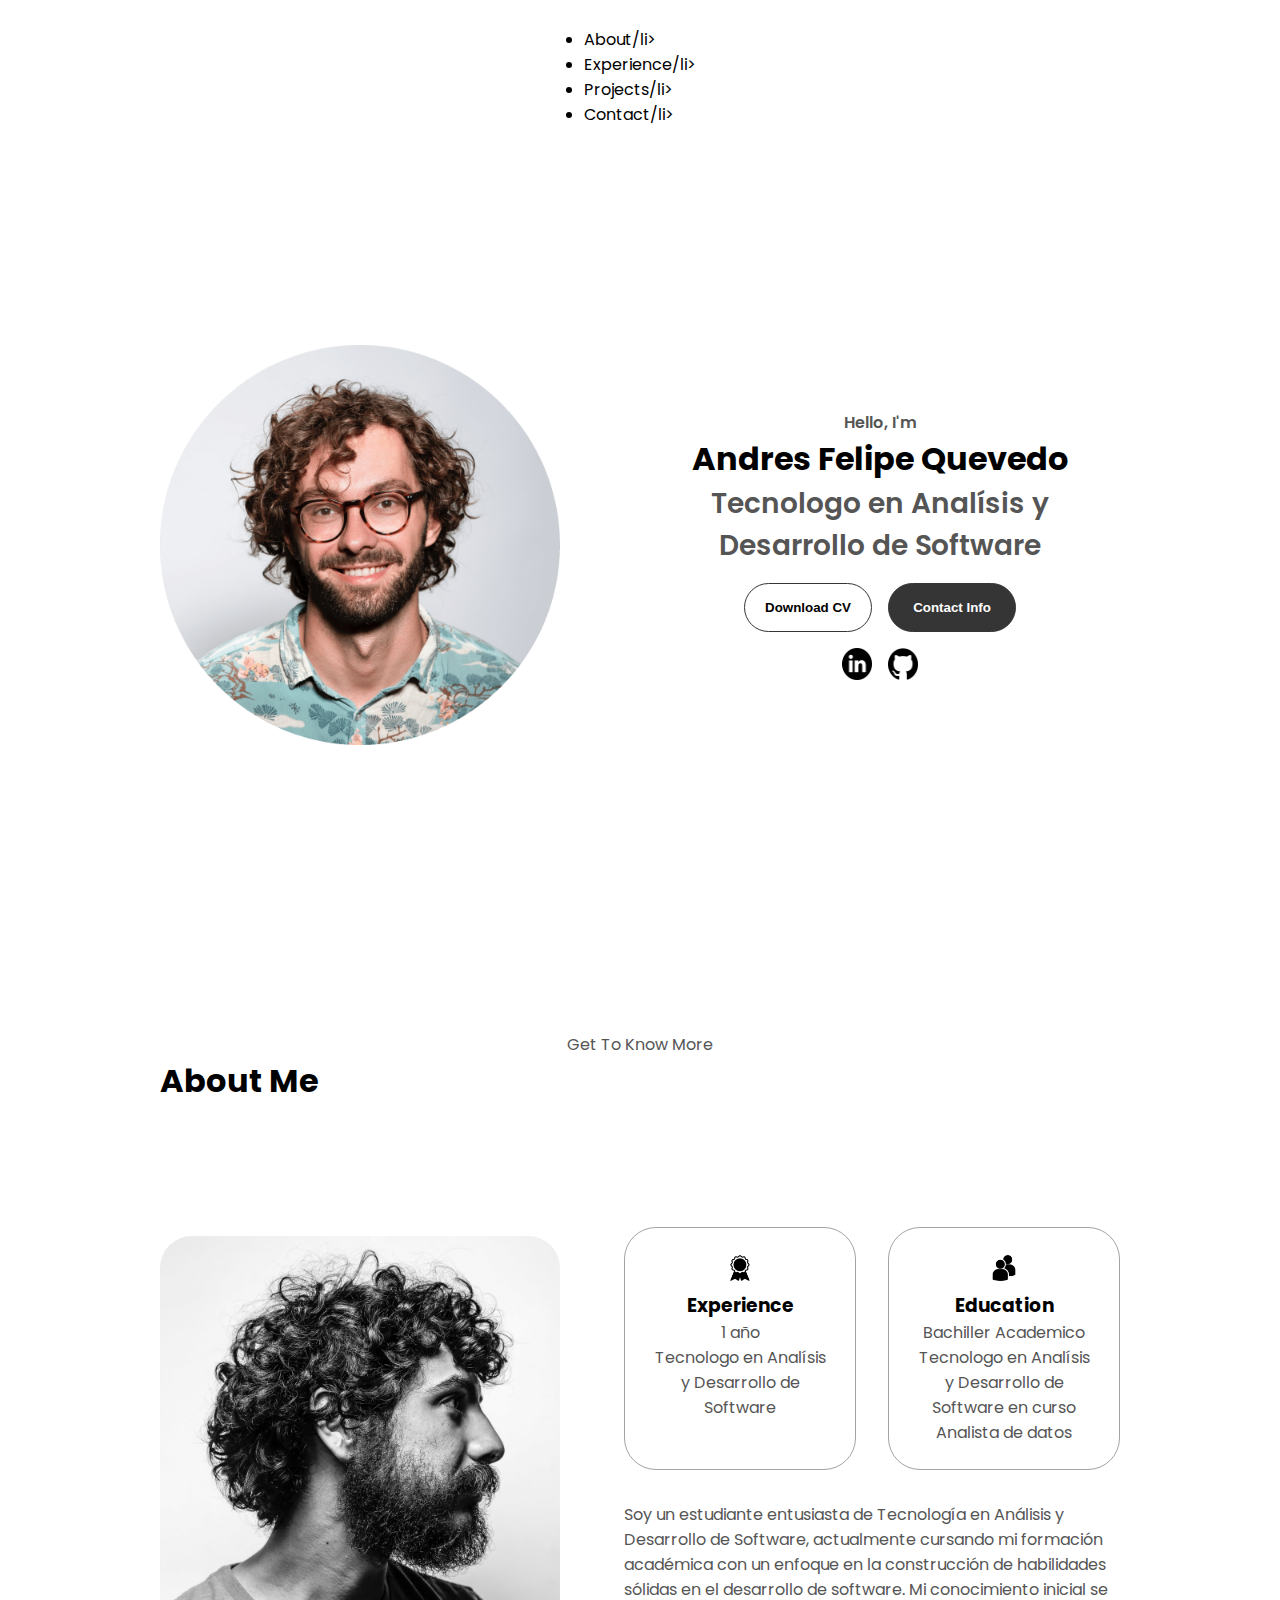
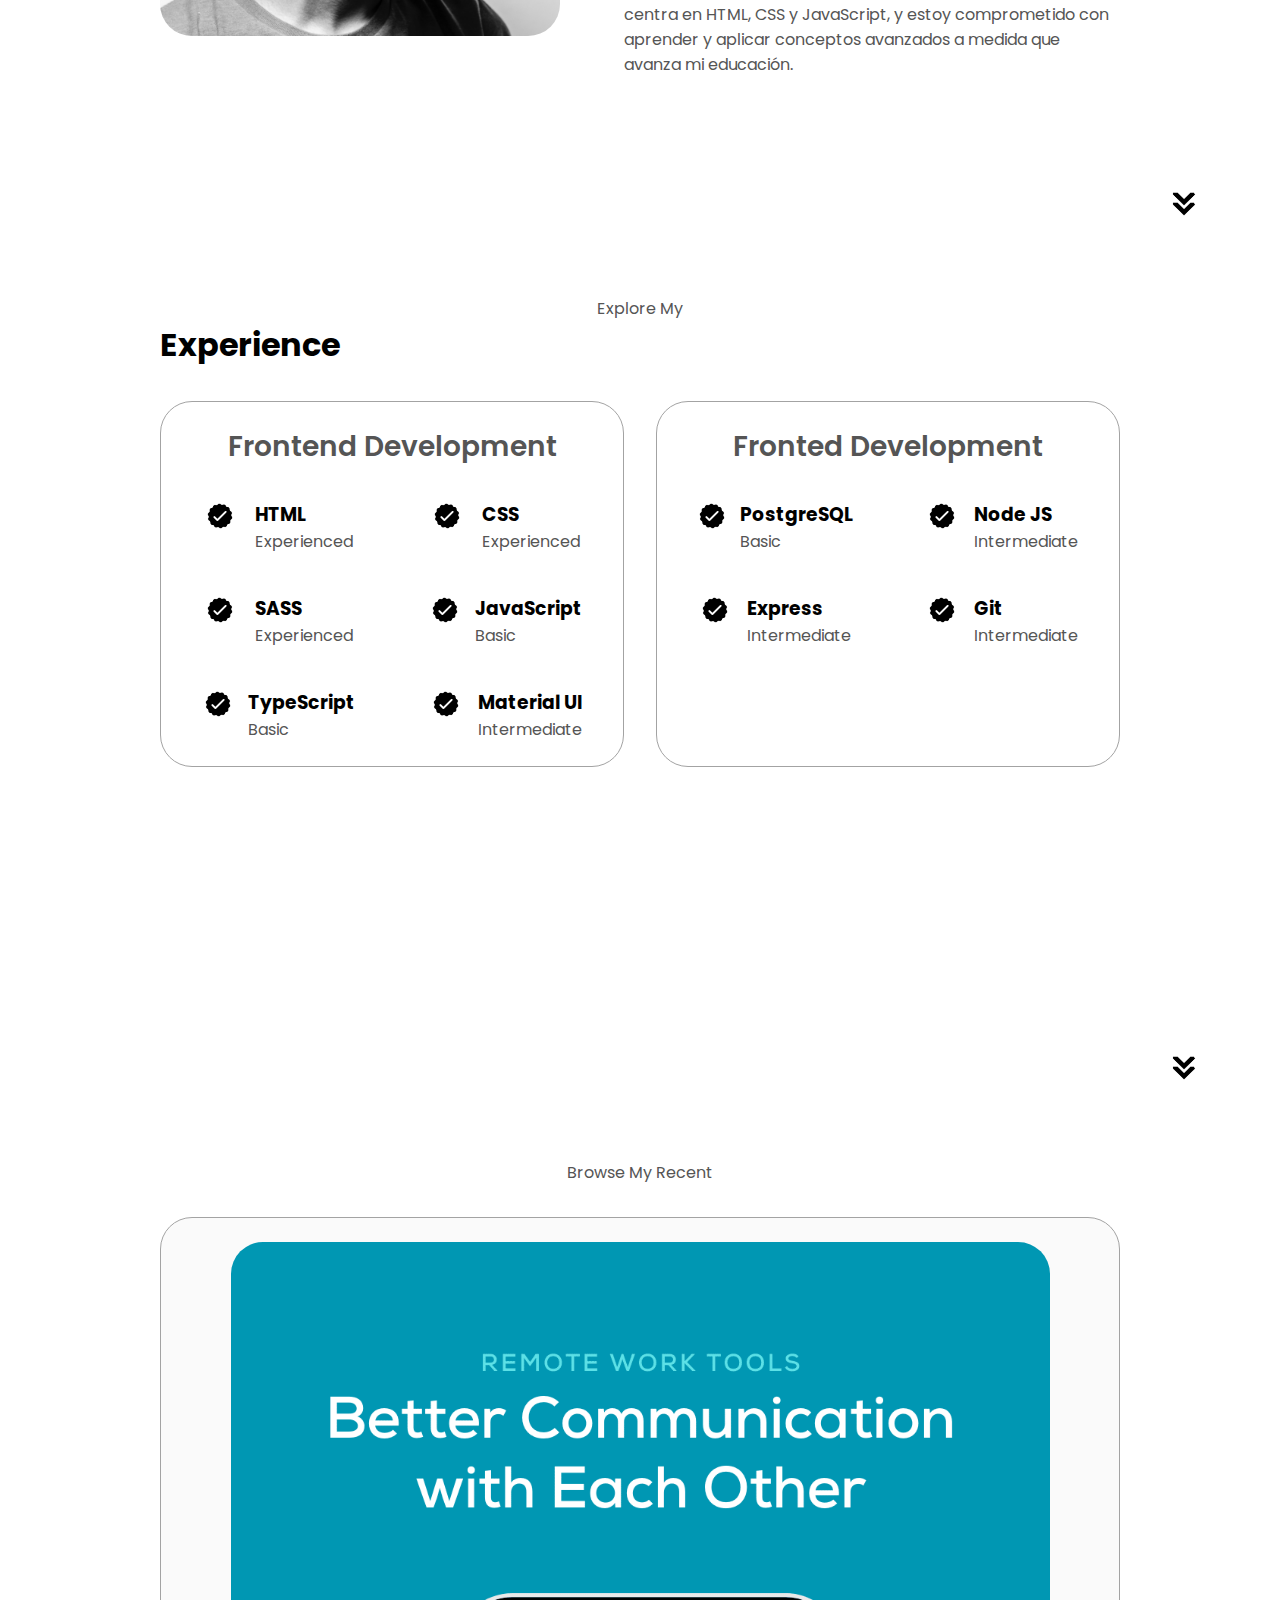
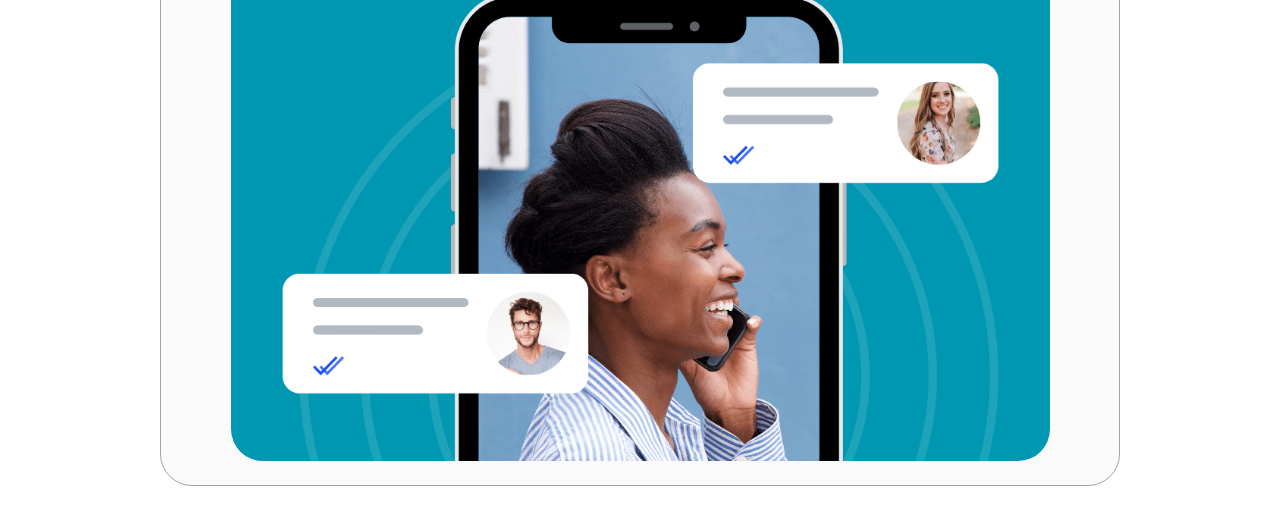
<file: index1.html>
<!DOCTYPE html>
<html lang="en">
<head>
    <meta charset="UTF-8">
    <meta http-equiv="X-UA-Compatible" content="IE-edge"/>
    <meta name="viewport" content="width=device-width, initial-scale=1.0">
    <title>My portafolio</title>
    <link rel="stylesheet" href="style.css">
    <link rel="stylesheet" href="mediaqueries.css">
</head>
<body>
    <nav id="desktop-nav">
        <div>
            <ul>
                <li><a href="#about">About</a>/li>
                <li><a href="#experience">Experience</a>/li>
                <li><a href="#projects">Projects</a>/li>
                <li><a href="#contact">Contact</a>/li>
            </ul>
        </div>
    </nav>
    <nav id="hamburger-nav">
        <div class="logo">Andres Quevedo</div>
        <div class="hamburger-menu">
            <div class="hamburger-icon" onclick="toggleMenu()">
                <span></span>
                <span></span>
                <span></span>
            </div>
            <div class="menu-links">
                <li><a href="#about" onclick="toggleMenu()">About</a></li>
                <li><a href="#experience" onclick="toggleMenu()">Experience</a></li>
                <li><a href="#projects" onclick="toggleMenu()">Projects</a></li>
                <li><a href="#contact" onclick="toggleMenu()">Contact</a></li>
            </div>
        </div>
    </nav>
    <section id="profile">
        <div class="section_pic-container">
            <img src="/assets/profile-pic.png" alt="Andres Quevedo profile picture"/>
        </div>
        <div class="section_text">
            <p class="section_text_p1">Hello, I'm</p>
            <h1 class="tittle">Andres Felipe Quevedo</h1>
            <p class="section_text_p2">Tecnologo en Analísis y Desarrollo de Software</p>
            <div class="btn-container">
                <button
                    class="btn btn-color-2"
                    onclick="window.open('./assets/resume-example.pdf')"
                >
                    Download CV
                </button>
                <button class="btn btn-color-1" onclick="location.href='./#contact'">
                    Contact Info
                </button>
            </div>
            <div id="socials-container">
                <img 
                    src="./assets/linkedin.png" 
                    alt="Mi perfil linkedin" width="30px" height="30px"
                    class="icon"
                    onclick="location.href='https://www.linkedin.com/in/andres-quevedo-a85122286/'"
                />
                <img 
                    src="./assets/github.png" 
                    alt="Mi perfil github" width="30px" height="30px"
                    class="icon"
                    onclick="location.href='https://github.com/AndresQueved0'"
                />
            </div>
        </div>
        </section>
        <section id="about">
            <p class="section_text_p1">Get To Know More</p>
            <h1 class="tittle">About Me</h1>
            <div class="section-container">
                <div class="section_pic-container">
                    <img 
                        src="./assets/about-pic.png" 
                        alt="Andres Quevedo profile picture"
                        class="about-pic" 
                    />
                </div>
                <div class="about-details-container">
                    <div  class="about-containers">
                        <div class="details-container">
                        <img
                            src="./assets/experience.png"
                            alt="Experience icon"
                            class="icon"
                        />
                        <h3>Experience</h3>
                        <p>1 año <br />Tecnologo en Analísis y Desarrollo de Software</p>
                    </div>
                    <div class="details-container">
                        <img
                            src="./assets/education.png"
                            alt="Education icon"
                            class="icon"
                        />
                        <h3>Education</h3>
                        <p>Bachiller Academico <br />Tecnologo en Analísis y Desarrollo de Software en curso <br />Analista de datos</p>
                    </div>
                </div>
                <div class="text-container">
                        <p>
                            Soy un estudiante entusiasta de Tecnología en Análisis y Desarrollo 
                            de Software, actualmente cursando mi formación académica con un 
                            enfoque en la construcción de habilidades sólidas en el desarrollo 
                            de software. Mi conocimiento inicial se centra en HTML, CSS y 
                            JavaScript, y estoy comprometido con aprender y aplicar conceptos 
                            avanzados a medida que avanza mi educación.
                        </p>
                    </div>
                </div>
            </div>
            <img
                src="./assets/arrow.png"
                alt="Arrow icon"
                class="icon arrow"
                onclick="location.href='./#experience'"
            />
        </section>
        <section id="experience">
            <p class="section_text_p1">Explore My</p>
            <h1 class="tittle">Experience</h1>
            <div class="experience-details-container">
                <div class="about-containers">
                    <div class="details-container">
                        <h2 class="experience-sub-title">Frontend Development</h2>
                        <div class="article-container">
                            <article>
                                <img
                                    src="./assets/checkmark.png"
                                    alt="Experience icon"
                                    class="icon"
                                />
                                <div>
                                    <h3>HTML</h3>
                                    <p>Experienced</p>
                                </div>
                            </article>
                            <article>
                                <img 
                                    src="./assets/checkmark.png" 
                                    alt="Experience icon"
                                    class="icon"
                                />
                                <div>
                                    <h3>CSS</h3>
                                    <p>Experienced</p>
                                </div>
                            </article>
                            <article>
                                <img 
                                    src="./assets/checkmark.png" 
                                    alt="Experience icon"
                                    class="icon"
                                />
                                <div>
                                    <h3>SASS</h3>
                                    <p>Experienced</p>
                                </div>
                            </article>
                            <article>
                                <img 
                                    src="./assets/checkmark.png" 
                                    alt="Experience icon"
                                    class="icon"
                                />
                                <div>
                                    <h3>JavaScript</h3>
                                    <p>Basic</p>
                                </div>
                            </article>
                            <article>
                                <img
                                    src="./assets/checkmark.png"
                                    alt="Experience icon"
                                    class="icon"
                                />
                                <div>
                                    <h3>TypeScript</h3>
                                    <p>Basic</p>
                                </div>
                            </article>
                            <article>
                                <img
                                    src="./assets/checkmark.png"
                                    alt="Experience icon"
                                    class="icon"
                                />
                                <div>
                                    <h3>Material UI</h3>
                                    <p>Intermediate</p>
                                </div>
                            </article>
                    </div>
                </div>
                <div class="details-container">
                    <h2 class="experience-sub-title">Fronted Development</h2>
                    <div class="article-container">
                        <article>
                            <img
                                src="./assets/checkmark.png"
                                alt="Experience icon"
                                class="icon"
                            />
                            <div>
                                <h3>PostgreSQL</h3>
                                <p>Basic</p>
                            </div>
                        </article>
                        <article>
                            <img
                                src="./assets/checkmark.png"
                                alt="Experience icon"
                                class="icon"
                            />
                            <div>
                                <h3>Node JS</h3>
                                <p>Intermediate</p>
                            </div>
                        </article>
                        <article>
                            <img
                                src="./assets/checkmark.png"
                                alt="Experience icon"
                                class="icon"
                            />
                            <div>
                                <h3>Express</h3>
                                <p>Intermediate</p>
                            </div>
                        </article>
                        <article>
                            <img
                                src="./assets/checkmark.png"
                                alt="Experience icon"
                                class="icon"
                            />
                            <div>
                                <h3>Git</h3>
                                <p>Intermediate</p>
                            </div>
                        </article>
                    </div>
                </div>
            </div>
        </div>
        <img
            src="./assets/arrow.png"
            alt="Arrow icon"
            class="icon arrow"
            onclick="location.href='./#projects'"
        />
        </section>
        <section id="projects">
            <p class="section_text_p1">Browse My Recent</p>
            <h1 class="title"></h1>
            <div class="experience-details-container">
                <div class="about-containers">
                    <div class="details-container color-container">
                        <div class="article-container">
                            <img
                                src="./assets/project-1.png"
                                alt="Project 1"
                                class="project-img"
                            />
                        </div>
                    </div>
                </div>
            </div>
        </section>
</body>
</html>
</file>
<file: style.css>
@import url('https://fonts.googleapis.com/css2?family=Poppins:wght@300;400;500;600&display=swap');


* {
    margin: 0; /*establece el área de margen en los cuatro lados de un elemento.margin*/
    padding: 0; /*establece el área de relleno en los cuatro lados de un elemento a la vez*/
}

body {
    font-family: "Poppins", sans-serif; /*especifica una lista priorizada de uno o más nombres de familias de fuentes y/o nombres de familias genéricos para el elemento seleccionado.

*/
}

html {
    scroll-behavior: smooth; /*stablece el comportamiento de un cuadro de desplazamiento cuando el desplazamiento lo activa la navegación o las API de desplazamiento CSSOM.*/
}

p {
    color: rgb(85, 85, 85); /*Establece un color*/
}
/*Transition*/
a,
.btn {
    transition: all 300ms ease; /*proporcionan una forma de controlar la velocidad de la animación al cambiar las propiedades de CSS.*/
}

/*Desktop nav*/

nav,
.nav-links {
    display: flex; /*establece si un elemento se trata como un bloque o un cuadro en línea y el diseño utilizado para sus elementos secundarios, como diseño de flujo , cuadrícula o flexión .*/
}

nav {
    justify-content: space-around; /*define cómo el navegador distribuye el espacio entre y alrededor de los elementos de contenido a lo largo del eje principal de un contenedor flexible y el eje en línea de un contenedor de cuadrícula.*/
    align-items: center; /*establece el align-selfvalor de todos los hijos directos como grupo. En Flexbox, controla la alineación de elementos en el eje transversal . En Diseño de cuadrícula, controla la alineación de los elementos en el eje del bloque dentro de su área de cuadrícula .*/
    height: 17vh; /*especifica la altura de un elemento. De forma predeterminada, la propiedad define la altura del área de contenido . Sin embargo, si box-sizingse establece en border-box, determina la altura del área del borde .*/
}

.nav-links {
    gap: 2rem; /*establece los espacios ( canalones ) entre filas y columnas.*/
    list-style: none; /*establece el marcador (como un disco, carácter o estilo de contador personalizado) de un elemento de lista*/
    font-size: 1.5rem;/*establece el tamaño de la fuente. Cambiar el tamaño de fuente también actualiza los tamaños de las unidades relativas al tamaño de fuente, como , , etc*/
}

a {
    color: black;
    text-decoration: none; /*establece la apariencia de las líneas decorativas en el texto. */
    text-decoration-color: white; /*establece el color de las decoraciones agregadas al texto*/
}

a:hover {
    color: grey;
    text-decoration: underline;
    text-underline-offset: 1rem; /*establece la distancia de desplazamiento de una línea decorativa de texto subrayado (aplicada mediante ) desde su posición original.*/
    text-decoration-color: rgb(181, 181, 181);
}

.logo {
    font-size: 2rem;
}

.logo:hover {
    cursor: default; /*establece el cursor del mouse, si lo hay, para mostrar cuando el puntero del mouse está sobre un elemento*/
}

/*HAMBURGER MENU*/

#hamburger-nav {
    display: none;
}

.hamburger-menu {
    position: relative; /*establece cómo se coloca un elemento en un documento. */
    display: inline-block;
}

.hamburger-icon {
    display: flex;
    flex-direction: column; /*establece cómo se colocan los elementos flexibles en el contenedor flexible definiendo el eje principal y la dirección (normal o invertida).*/
    justify-content: space-between;
    height: 24px;
    width: 30px;
    cursor: pointer;
}

.hamburger-icon span {
    width: 100%; /*establece el ancho de un elemento. */
    height: 2px;
    background-color: black; /*establece el color de fondo de un elemento.*/
    transition: all 0.3 ease-in-out;
}

.menu-links {
    position: absolute;
    top: 100%; /*participa en la especificación de la posición vertical de un elemento posicionado .*/
    right: 0; /*participa en la especificación de la posición horizontal de un elemento posicionado .*/
    background-color: white;
    width: fit-content;
    max-height: 0; /*establece la altura máxima de un elemento.*/
    overflow: hidden; /*establece el comportamiento deseado cuando el contenido no cabe en el cuadro del elemento principal (se desborda) en dirección horizontal y/o vertical.*/
    transition: all 0.3 ease-in-out;
}

.menu-links a {
    display: block;
    padding: 10px;
    text-align: center; /*establece la alineación horizontal del contenido de nivel en línea dentro de un elemento de bloque o cuadro de celda de tabla. */
    font-size: 1.5rem;
    color: black;
    text-decoration: none;
    transition: all 0.3 ease-in-out;
}

.menu-links li {
    list-style: none;
}

.menu-links.open {
    max-height: 300px;
}

.hamburger-icon.open span:first-child {
    transform: rotate(45deg) translate(10px, 5px); /*le permite rotar, escalar, sesgar o traducir un elemento. Modifica el espacio de coordenadas del modelo de formato visual CSS */
}

.hamburger-icon.open span:nth-child(2) {
    opacity: 0; /*establece la opacidad de un elemento.*/
}

.hamburger-icon.open span:last-child {
    transform: rotate(-45deg) translate(10px,-5px);
}

.hamburger-icon span:first-child {
    transform: none;
}

.hamburger-icon span:first-child {
    opacity: 1;
}

.hamburger-icon span:first-child {
    transform: none;
}

/*SECTIONS*/

section {
    padding-top: 4vh; /*establece la altura del área de relleno en la parte superior de un elemento.*/
    height: 96vh;
    margin: 0 10rem;
    box-sizing: border-box; /*stablece cómo se calcula el ancho y alto total de un elemento.*/
    min-height: fit-content; /*establece la altura mínima de un elemento. */
}

.section-container {
    display: flex;
}

/*Profile section*/

#profile {
    display: flex;
    justify-content: center;
    gap: 5rem;
    height: 80vh;
}

.section_pic-container {
    display: flex;
    height: 400px;
    width: 400px;
    margin: auto 0;
}

.section_text {
    align-self: center; /*anula el valor de un elemento de cuadrícula o flexible*/
    text-align: center;
}

.section_text p {
    font-weight: 600; /*establece el peso (o negrita) de la fuente.*/
}

.section_text_p1{ 
    text-align: center;
}

.section_text_p2{
    font-size: 1.75rem;
    margin-bottom: 1rem; /*establece el área del margen en la parte inferior de un elemento.*/
}

.title{
    font-size: 3rem;
    text-align: center;
}

#socials-container {
    display: flex;
    justify-content: center;
    margin-top: 1rem; /*establece el área del margen en la parte superior de un elemento.*/
    gap: 1rem;
}

/*ICONS*/

.icon {
    cursor: pointer;
    height: 2rem;
}

/*BUTTONS*/

.btn-container{
    display: flex;
    justify-content: center;
    gap: 1rem;
}

.btn{
    font-weight: 600;
    transition: all 300ms ease;
    padding: 1rem;
    width: 8rem;
    border-radius: 2rem;
}

.btn-color-1,
.btn-color-2{
    border: rgb(53, 53, 53) 0.1rem solid; /*establece el borde de un elemento.*/
}

.btn-color-1:hover,
.btn-color-2:hover{
    cursor: pointer;
}

.btn-color-1,
.btn-color-2:hover {
    background: rgb(53, 53, 53); /*establece todas las propiedades de estilo de fondo a la vez, como color, imagen, origen y tamaño, o método de repetición. */
    color: white;
}

.btn-color-1:hover{
    background: rgb(0, 0, 0);
}

.btn-color-2{
    background: none;
}

.btn-color-2:hover{
    border: rgb(225, 225, 225) 0.1rem solid;
}

.btn-container{
    gap: 1rem;
}

/*ABOUT SECTION*/

#about {
    position: relative;
}

.about-containers {
    gap: 2rem;
    margin-bottom: 2rem;
    margin-top: 2rem;
}

.about-details-container {
    justify-content: center;
    flex-direction: column;
}

.about-containers,
.about-details-container {
    display: flex;
}

.about-pic {
    border-radius: 2rem;
}

.arrow {
    position: absolute;
    right: -5rem;
    bottom: 2.5rem;
}

.details-container {
    padding: 1.5rem;
    flex: 1;
    background: white;
    border-radius: 2rem;
    border: rgb(53, 53, 53) 0.1rem solid;
    border-color: rgb(163, 163, 163);
    text-align: center;
}

.section-container {
    gap: 4rem;
    height: 80%;
}

.section_pic-container {
    height: 400px;
    width: 400px;
    margin: auto 0;
}

/*EXPERIENCE SECTION*/

#experience {
    position: relative;
}

.experience-sub-title {
    color: rgb(85, 85, 85);
    font-weight: 600;
    font-size: 1.75rem;
    margin-bottom: 2rem;
}

.experience-details-container {
    display: flex;
    justify-content: center;
    flex-direction: colum;
}

.article-container{
    display: flex;
    text-align: initial;
    flex-wrap: wrap;
    flex-direction: row;
    gap: 2.5rem;
    justify-content: space-around;
}

article {
    display: flex;
    width: 10rem;
    justify-content: space-around;
    gap: 0.5rem;
}

article .icon {
    cursor: default;
}

/*PROJECTS SECTION*/

#projects {
    position: relative;
}

.color-container {
    border-color: rgb(163, 163, 163);
    background: rgb(250, 250, 250);
}

.project-img {
    border-radius: 2rem;
    width: 90%;
    height: 90%;
}

.project-title {
    margin: 1rem;
    color: black;
}

.project-btn {
    color: black;
    border-color: rgb(163, 163, 163);
}
/*CONTACT*/

#contact {
    display: flex;
    justify-content: center;
    flex-direction: column;
    height: 70vh;
}

.contact-info-upper-container {
    display: flex;
    justify-content: center;
    border-radius: 2rem;
    border: rgb(53, 53, 53) 0.1rem solid;
    border-color: rgb(163, 163, 163);
    background: rgb(250, 250, 250);
    margin: 2rem auto;
    padding: 0.5rem;
}

.contact-info-container {
    display: flex;
    align-items: center;
    justify-content: center;
    gap: 0.5rem;
    margin: 1rem;
}

.contact-info-container p {
    font-size: larger;
}

.contact-icon {
    cursor: default;
}

.email-icon {
    height: 2.5rem;
}

/*FOOTER SECTION*/

footer {
    height: 26vh;
    margin: 0.1rem;
}

footer p {
    text-align: center;
}
</file>
<file: mediaqueries.css>
@media screen and (max-width: 1400px) {
    #profile {
        height: 83vh;
        margin-bottom: 6rem;
    }
    .about-containers {
        flex-wrap: wrap;
    }
    #contact,
    #projects {
        height: fit-content;
    }
}

@media screen and (max-width: 1200px) {
    #desktop-nav {
        display: none;
    }
    #hamburger-nav {
        display: flex;
    }
    #experience,
    .experience-details-container {
        margin-top: 2rem;
    }
    #profile,
    .section-container {
        display: block;
    }
    .arrow{
        display: none;
    }
    section,
    .section-container {
        height: fit-content;
    }
    section {
        margin: 0 5%;
    }
    .section_pic-container {
        width: 275px;
        height: 275px;
        margin: 0 auto 2rem;
    }
    .about-containers {
        margin-top: 0;
    }
}

@media screen and (max-width: 600px) {
    #contact,
    footer {
        height: 40vh;
    }
    #profile {
        height: 83vh;
        margin-bottom: 0;
    }
    article {
        font-size: 1rem;
    }
    footer nav {
        height:fit-content ;
        margin-bottom: 2rem;
    }
    .about-containers,
    .contact-info-upper-container,
    .btn-container {
        flex-wrap: wrap;
    }
    .contact-info-container {
        margin: 0;
    }
    .contact-info-container p,
    .nav-links li a {
        font-size: 1rem;
    }
    .experience-sub-title {
        font-size: 1.25rem;
    }
    .logo {
        font-size: 1.5rem;
    }
    .nav-links {
        flex-direction: column;
        gap: 0.5rem;
        text-align: center;
    }
    .section_pic-container{
        width: auto;
        height: 46vw;
        justify-content: center;
    }
    .section_text_p2 {
        font-size: 1.25rem;
    }
    .title {
        font-size: 2rem;
    }
    .text-container {
        text-align: justify;
    }
}
</file>
